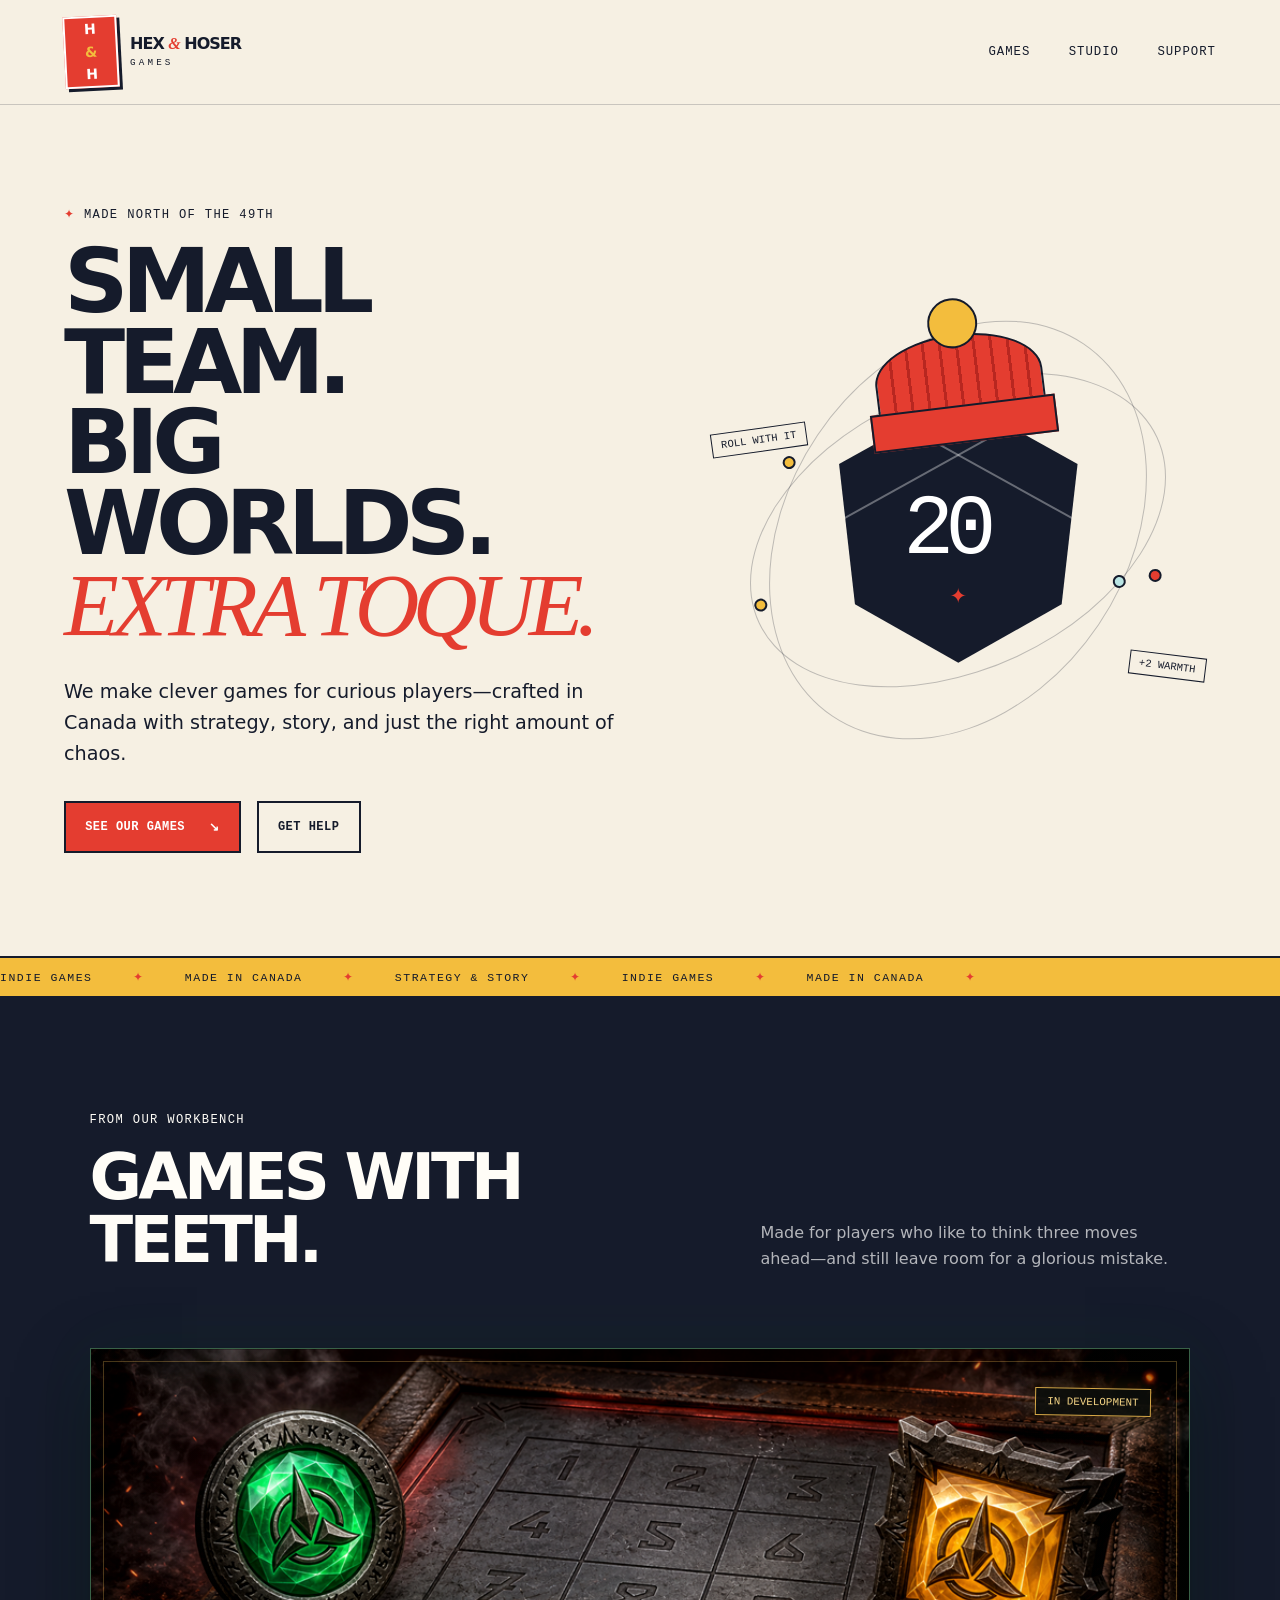
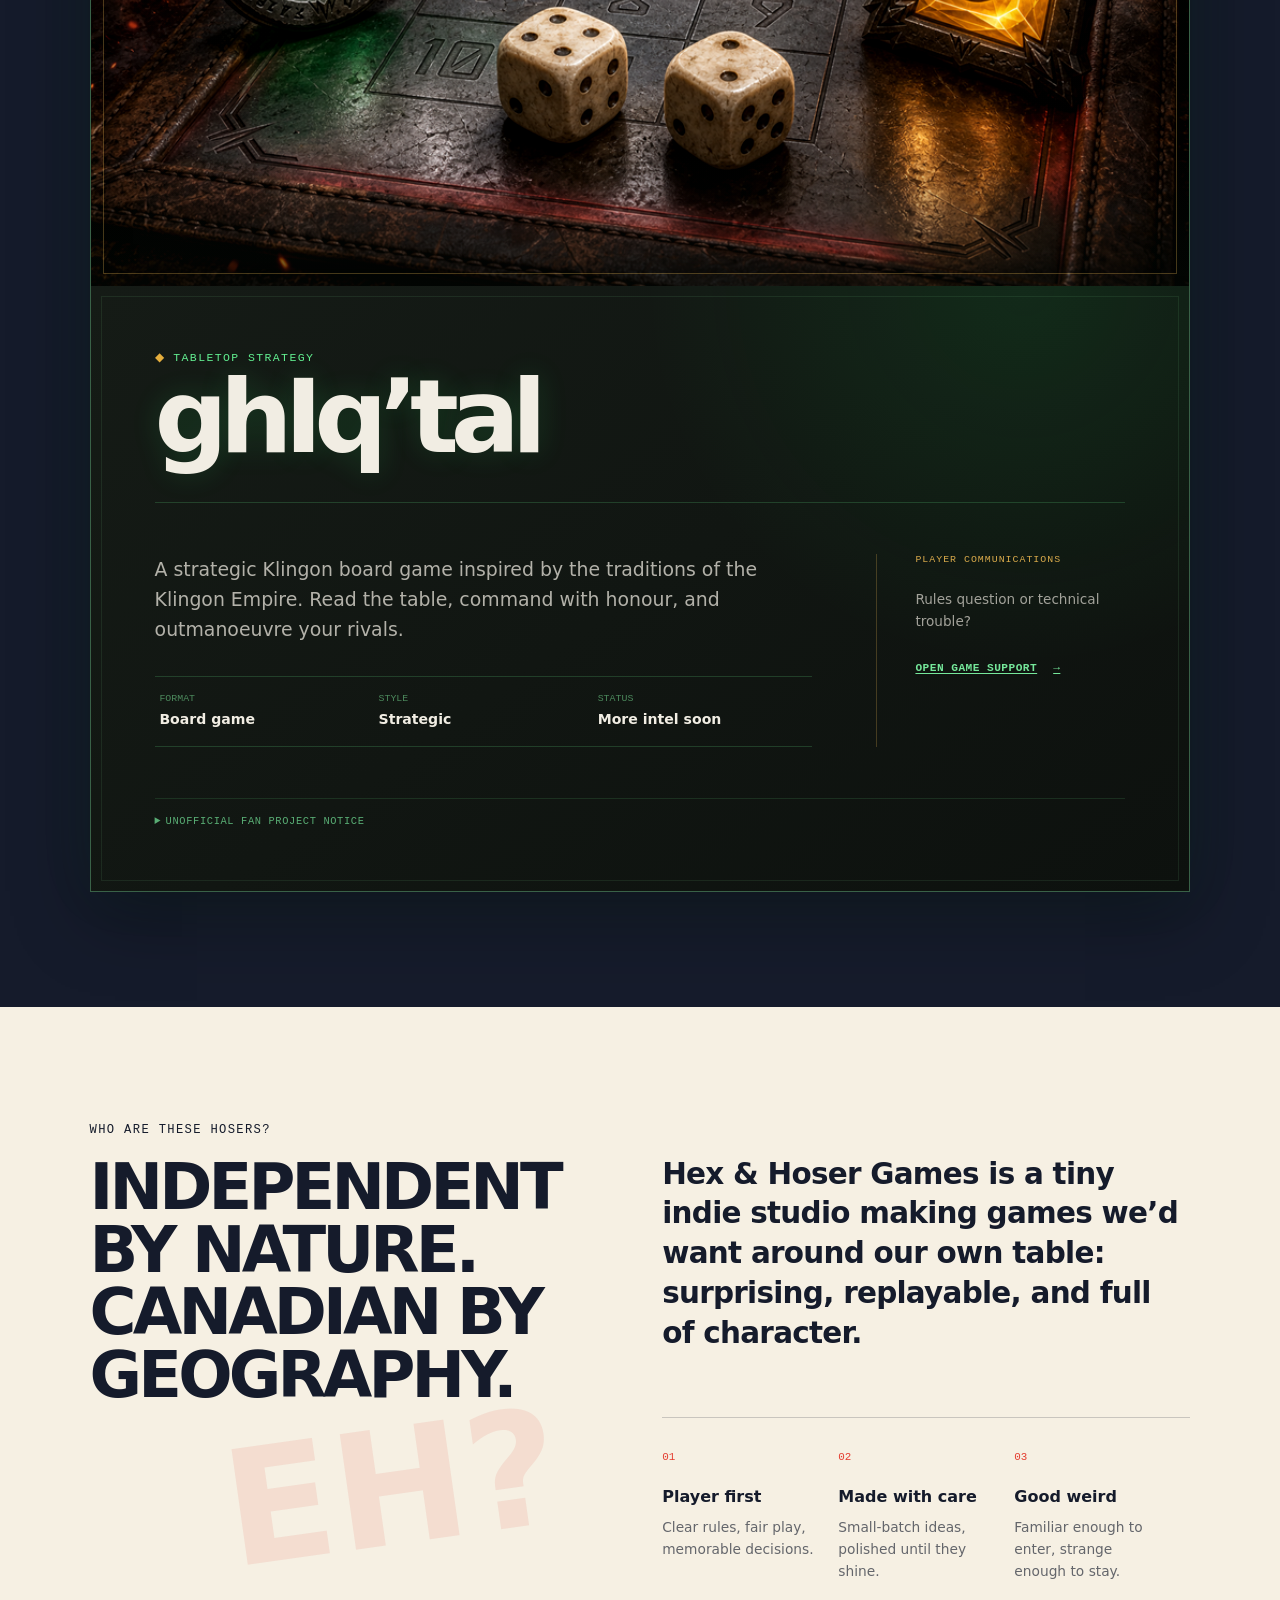
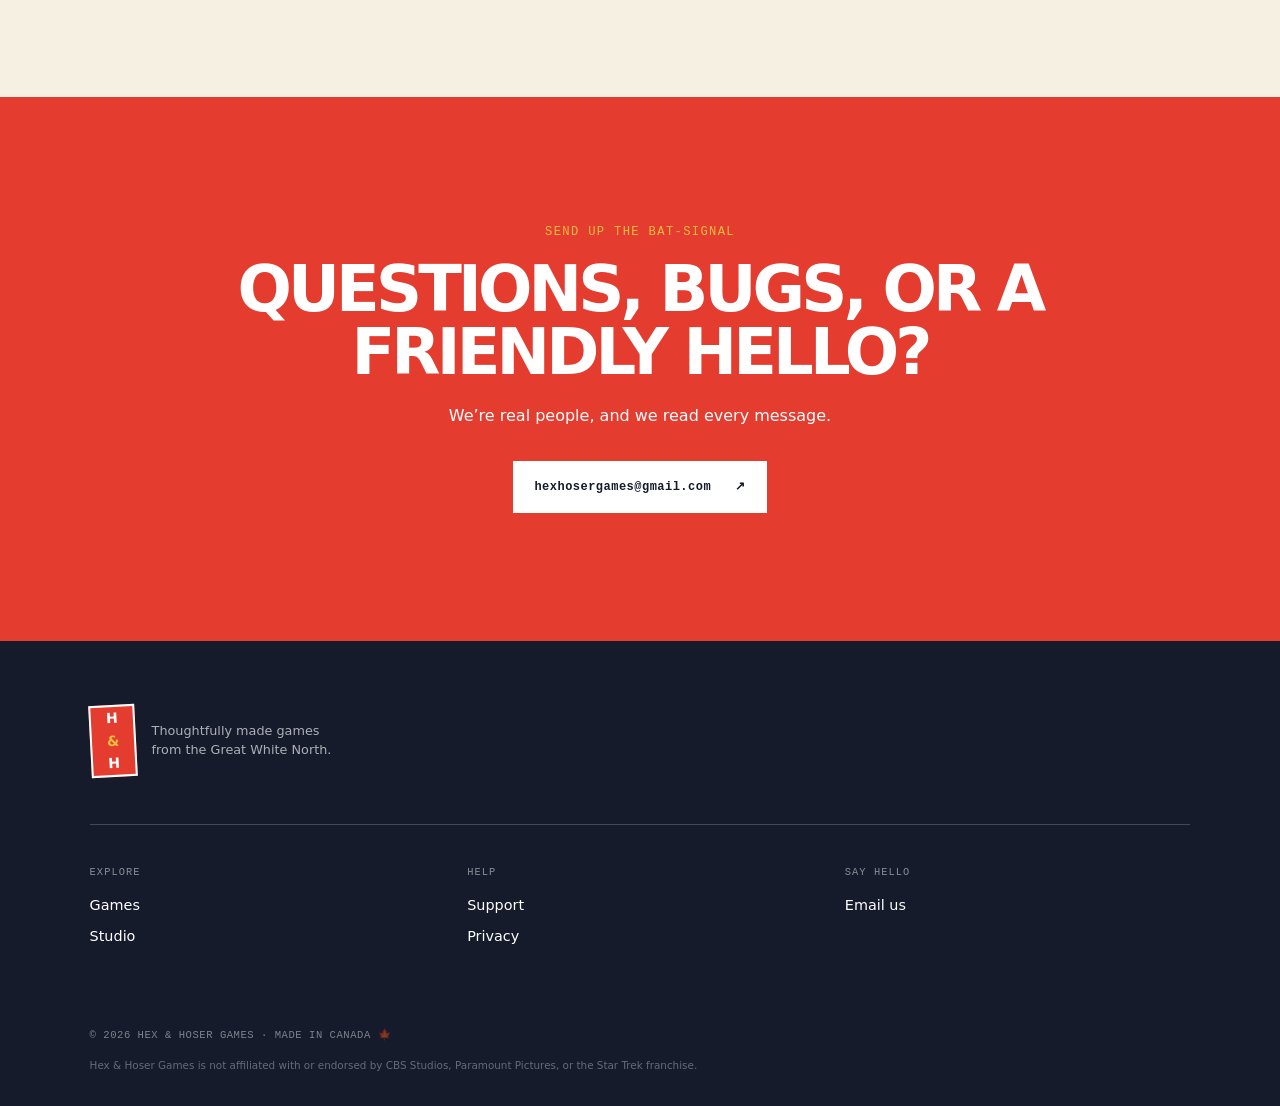
<file: index.html>
<!doctype html>
<html lang="en-CA">
<head>
  <meta charset="utf-8">
  <meta name="google-site-verification" content="P1Jz5OwdOdp8ERzPGpXttj1EBIGD-5OSaGfbAFLnrVs" />
  <meta name="viewport" content="width=device-width, initial-scale=1">
  <meta name="description" content="Hex & Hoser Games is a proudly Canadian indie studio making thoughtful games with sharp edges and warm hearts.">
  <meta name="theme-color" content="#151b2b">
  <meta property="og:title" content="Hex & Hoser Games">
  <meta property="og:description" content="Small team. Big worlds. Extra toque.">
  <meta property="og:type" content="website">
  <title>Hex & Hoser Games | Canadian Indie Game Studio</title>
  <link rel="icon" href="assets/favicon.svg" type="image/svg+xml">
  <link rel="stylesheet" href="styles.css">
</head>
<body>
  <a class="skip-link" href="#main">Skip to content</a>
  <header class="site-header">
    <a class="brand" href="index.html" aria-label="Hex & Hoser Games home">
      <span class="brand-mark" aria-hidden="true">H<span>&</span>H</span>
      <span class="brand-name">Hex <i>&</i> Hoser <small>Games</small></span>
    </a>
    <nav class="site-nav" aria-label="Main navigation">
      <a href="#games">Games</a>
      <a href="#studio">Studio</a>
      <a href="support.html">Support</a>
    </nav>
  </header>

  <main id="main">
    <section class="hero">
      <div class="hero-copy">
        <p class="eyebrow"><span aria-hidden="true">✦</span> Made north of the 49th</p>
        <h1>Small team.<br>Big worlds.<br><em>Extra toque.</em></h1>
        <p class="hero-lede">We make clever games for curious players—crafted in Canada with strategy, story, and just the right amount of chaos.</p>
        <div class="button-row">
          <a class="button button-primary" href="#games">See our games <span aria-hidden="true">↘</span></a>
          <a class="button button-quiet" href="support.html">Get help</a>
        </div>
      </div>
      <div class="hero-art" aria-label="A twenty-sided die wearing a Canadian toque" role="img">
        <div class="orbit orbit-one"></div><div class="orbit orbit-two"></div>
        <div class="toque"><span class="pom"></span><span class="knit"></span><span class="brim"></span></div>
        <div class="die"><span class="die-number">20</span><span class="maple">✦</span></div>
        <span class="art-note note-one">ROLL WITH IT</span><span class="art-note note-two">+2 WARMTH</span>
      </div>
    </section>

    <div class="ticker" aria-hidden="true"><div>INDIE GAMES <span>✦</span> MADE IN CANADA <span>✦</span> STRATEGY &amp; STORY <span>✦</span> INDIE GAMES <span>✦</span> MADE IN CANADA <span>✦</span></div></div>

    <section class="section games-section" id="games">
      <div class="section-heading">
        <div><p class="eyebrow">From our workbench</p><h2>Games with teeth.</h2></div>
        <p>Made for players who like to think three moves ahead—and still leave room for a glorious mistake.</p>
      </div>
      <article class="game-card">
        <div class="game-art">
          <img class="game-feature" src="assets/ghiqtal-feature.png" alt="The ghIq’tal board with carved number spaces, two dice, and glowing green and amber Klingon pieces" width="1024" height="500">
          <span class="game-stamp">IN DEVELOPMENT</span>
        </div>
        <div class="game-copy">
          <header class="game-title">
            <p class="game-kicker"><span aria-hidden="true">◆</span> Tabletop strategy</p>
            <h3>ghIq’tal</h3>
          </header>
          <div class="game-information">
            <div class="game-overview">
              <p>A strategic Klingon board game inspired by the traditions of the Klingon Empire. Read the table, command with honour, and outmanoeuvre your rivals.</p>
              <dl class="game-facts"><div><dt>Format</dt><dd>Board game</dd></div><div><dt>Style</dt><dd>Strategic</dd></div><div><dt>Status</dt><dd>More intel soon</dd></div></dl>
            </div>
            <aside class="game-help">
              <p class="game-help-label">Player communications</p>
              <p>Rules question or technical trouble?</p>
              <a class="game-support-link" href="support.html">Open game support <span aria-hidden="true">→</span></a>
            </aside>
          </div>
          <details class="fan-notice">
            <summary>Unofficial fan project notice</summary>
            <p><em>ghIq’tal</em> is a free, non-commercial work made by a fan for recreational use. It is not endorsed by, sponsored by, or affiliated with CBS Studios, Paramount Pictures, or the Star Trek franchise. Star Trek, Klingon, and all related marks, characters, and elements belong to their respective owners. No ownership is claimed; any use is intended as fair use where applicable.</p>
          </details>
        </div>
      </article>
    </section>

    <section class="section studio-section" id="studio">
      <div class="studio-intro"><p class="eyebrow">Who are these hosers?</p><h2>Independent by nature. Canadian by geography.</h2></div>
      <div class="studio-body">
        <p class="big-copy">Hex &amp; Hoser Games is a tiny indie studio making games we’d want around our own table: surprising, replayable, and full of character.</p>
        <div class="values-grid">
          <div><span>01</span><h3>Player first</h3><p>Clear rules, fair play, memorable decisions.</p></div>
          <div><span>02</span><h3>Made with care</h3><p>Small-batch ideas, polished until they shine.</p></div>
          <div><span>03</span><h3>Good weird</h3><p>Familiar enough to enter, strange enough to stay.</p></div>
        </div>
      </div>
    </section>

    <section class="contact-banner">
      <p class="eyebrow">Send up the bat-signal</p><h2>Questions, bugs, or a friendly hello?</h2><p>We’re real people, and we read every message.</p>
      <a class="button button-light" href="mailto:hexhosergames@gmail.com">hexhosergames@gmail.com <span aria-hidden="true">↗</span></a>
    </section>
  </main>

  <footer class="site-footer">
    <div class="footer-brand"><span class="brand-mark small" aria-hidden="true">H<span>&</span>H</span><p>Thoughtfully made games<br>from the Great White North.</p></div>
    <div class="footer-links">
      <div><h2>Explore</h2><a href="#games">Games</a><a href="#studio">Studio</a></div>
      <div><h2>Help</h2><a href="support.html">Support</a><a href="privacy-policy.html">Privacy</a></div>
      <div><h2>Say hello</h2><a href="mailto:hexhosergames@gmail.com">Email us</a></div>
    </div>
    <p class="copyright">© <span id="year">2026</span> Hex &amp; Hoser Games <span aria-hidden="true">·</span> Made in Canada 🍁</p>
    <p class="footer-disclaimer">Hex &amp; Hoser Games is not affiliated with or endorsed by CBS Studios, Paramount Pictures, or the Star Trek franchise.</p>
  </footer>
  <script>document.getElementById('year').textContent = new Date().getFullYear();</script>
</body>
</html>
</file>
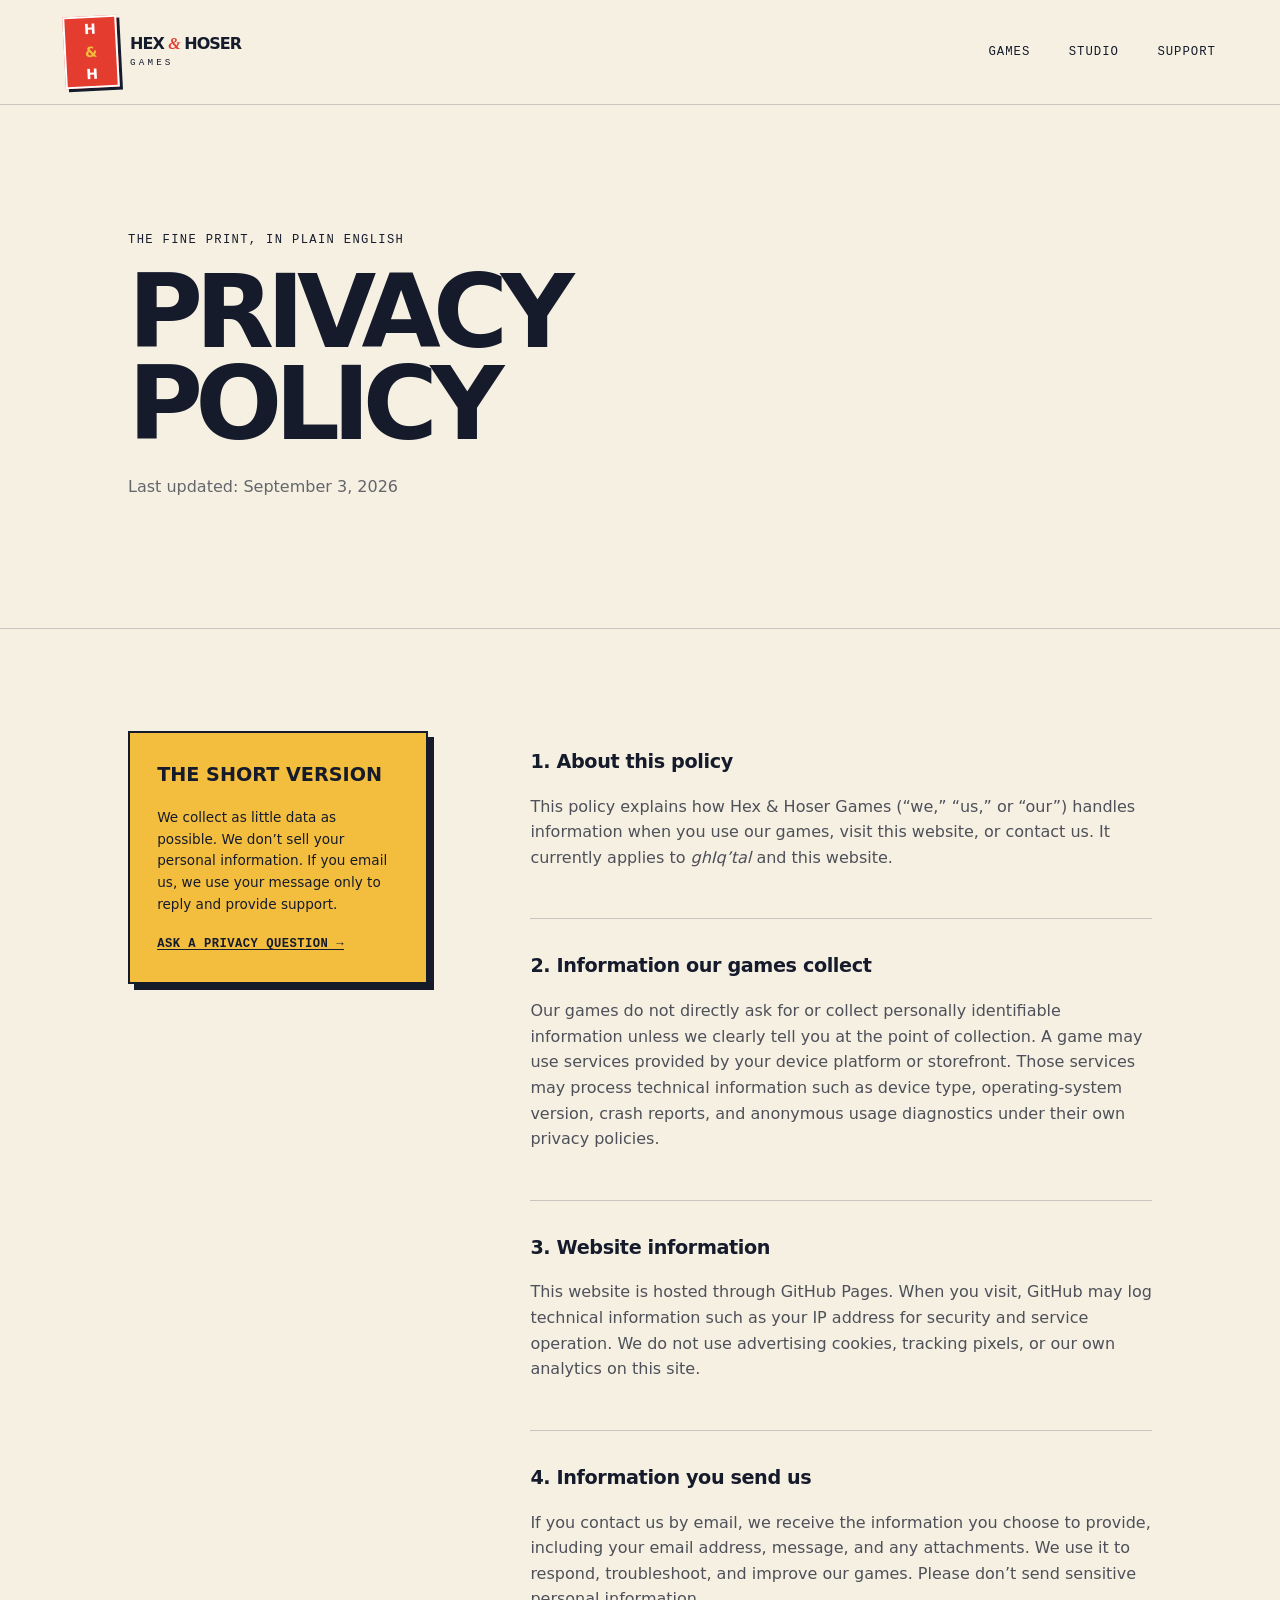
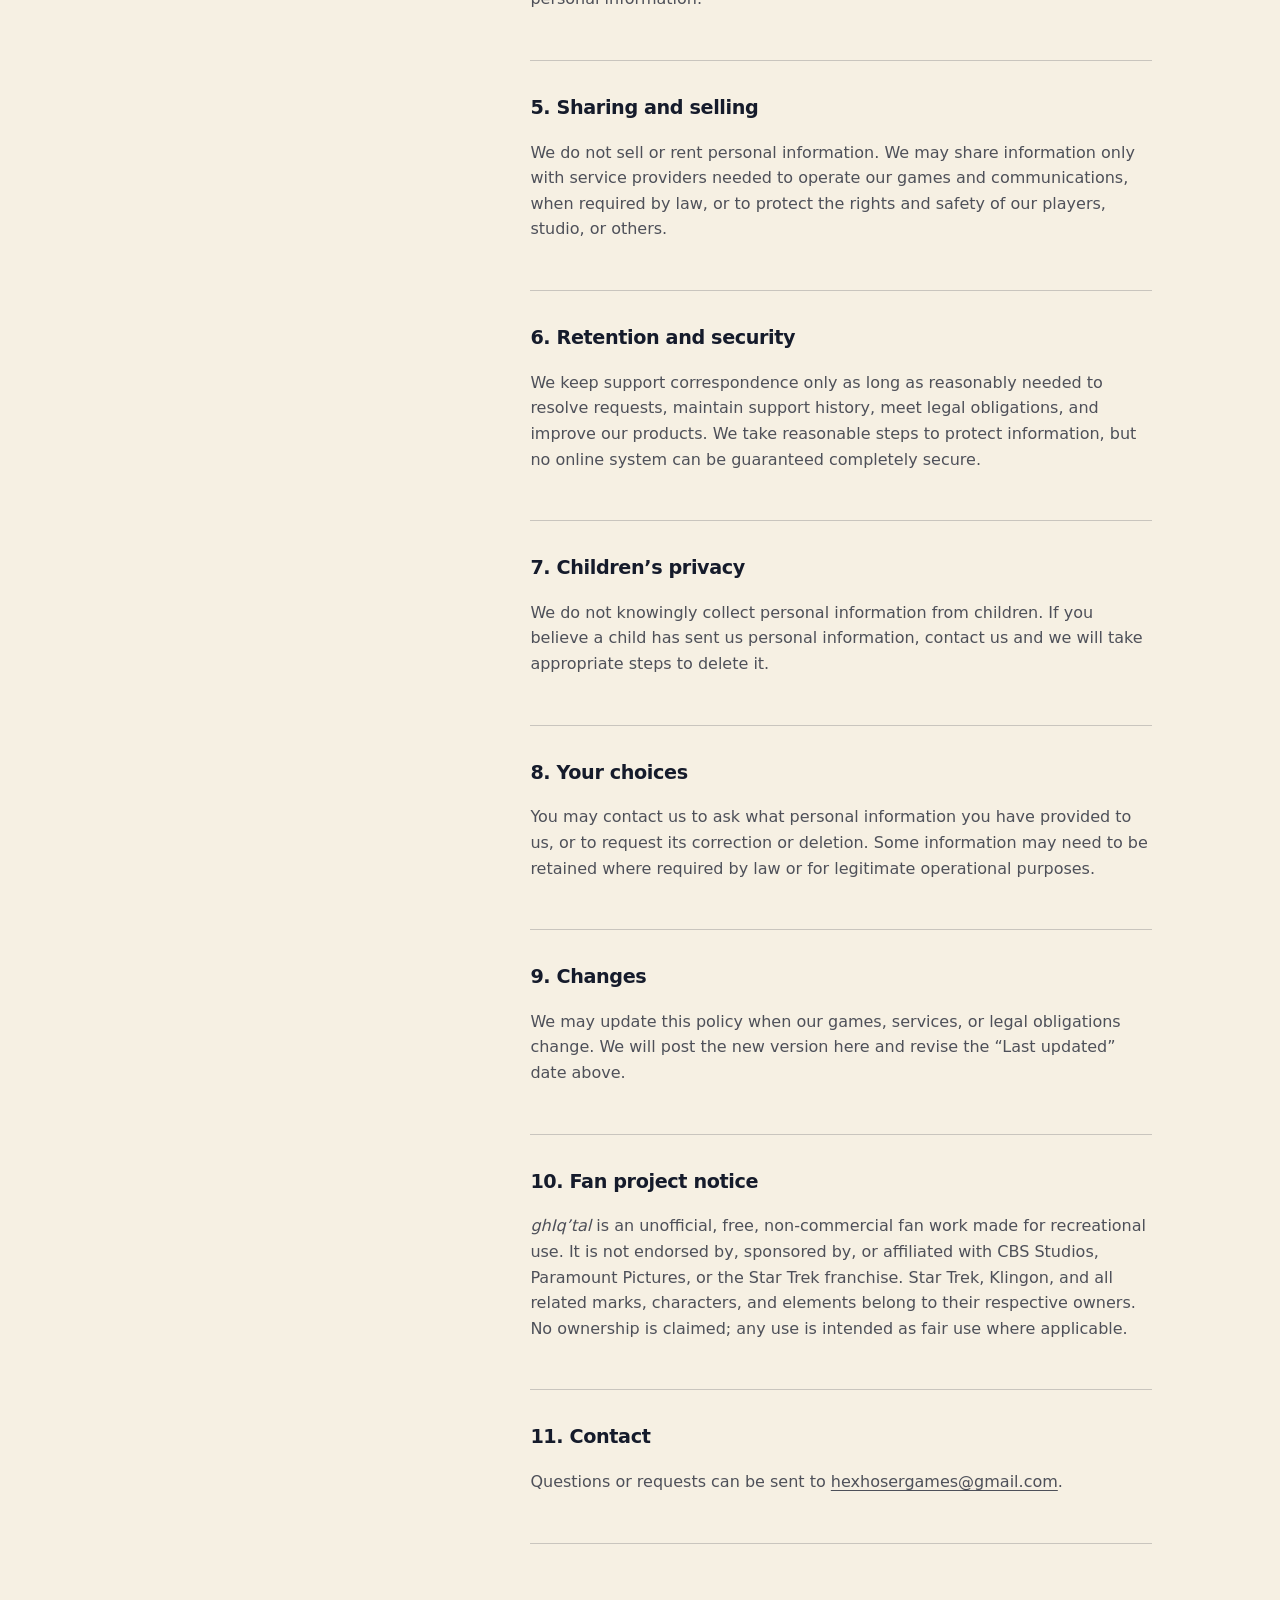
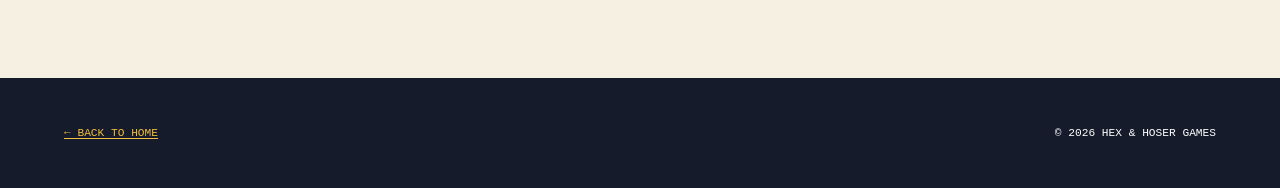
<file: privacy-policy.html>
<!doctype html>
<html lang="en-CA">
<head>
  <meta charset="utf-8"><meta name="viewport" content="width=device-width, initial-scale=1">
  <meta name="description" content="Privacy policy for Hex & Hoser Games and ghIq’tal."><meta name="theme-color" content="#151b2b">
  <title>Privacy Policy | Hex & Hoser Games</title><link rel="icon" href="assets/favicon.svg" type="image/svg+xml"><link rel="stylesheet" href="styles.css">
</head>
<body>
  <a class="skip-link" href="#main">Skip to content</a>
  <header class="site-header"><a class="brand" href="index.html" aria-label="Hex & Hoser Games home"><span class="brand-mark" aria-hidden="true">H<span>&</span>H</span><span class="brand-name">Hex <i>&</i> Hoser <small>Games</small></span></a><nav class="site-nav" aria-label="Main navigation"><a href="index.html#games">Games</a><a href="index.html#studio">Studio</a><a href="support.html">Support</a></nav></header>
  <main id="main" class="legal-page">
    <header class="page-hero"><p class="eyebrow">The fine print, in plain English</p><h1>Privacy policy</h1><p>Last updated: September 3, 2026</p></header>
    <div class="legal-layout">
      <aside class="legal-summary"><h2>The short version</h2><p>We collect as little data as possible. We don’t sell your personal information. If you email us, we use your message only to reply and provide support.</p><a class="text-link" href="mailto:hexhosergames@gmail.com?subject=Privacy%20question">Ask a privacy question →</a></aside>
      <article class="legal-content">
        <section><h2>1. About this policy</h2><p>This policy explains how Hex &amp; Hoser Games (“we,” “us,” or “our”) handles information when you use our games, visit this website, or contact us. It currently applies to <em>ghIq’tal</em> and this website.</p></section>
        <section><h2>2. Information our games collect</h2><p>Our games do not directly ask for or collect personally identifiable information unless we clearly tell you at the point of collection. A game may use services provided by your device platform or storefront. Those services may process technical information such as device type, operating-system version, crash reports, and anonymous usage diagnostics under their own privacy policies.</p></section>
        <section><h2>3. Website information</h2><p>This website is hosted through GitHub Pages. When you visit, GitHub may log technical information such as your IP address for security and service operation. We do not use advertising cookies, tracking pixels, or our own analytics on this site.</p></section>
        <section><h2>4. Information you send us</h2><p>If you contact us by email, we receive the information you choose to provide, including your email address, message, and any attachments. We use it to respond, troubleshoot, and improve our games. Please don’t send sensitive personal information.</p></section>
        <section><h2>5. Sharing and selling</h2><p>We do not sell or rent personal information. We may share information only with service providers needed to operate our games and communications, when required by law, or to protect the rights and safety of our players, studio, or others.</p></section>
        <section><h2>6. Retention and security</h2><p>We keep support correspondence only as long as reasonably needed to resolve requests, maintain support history, meet legal obligations, and improve our products. We take reasonable steps to protect information, but no online system can be guaranteed completely secure.</p></section>
        <section><h2>7. Children’s privacy</h2><p>We do not knowingly collect personal information from children. If you believe a child has sent us personal information, contact us and we will take appropriate steps to delete it.</p></section>
        <section><h2>8. Your choices</h2><p>You may contact us to ask what personal information you have provided to us, or to request its correction or deletion. Some information may need to be retained where required by law or for legitimate operational purposes.</p></section>
        <section><h2>9. Changes</h2><p>We may update this policy when our games, services, or legal obligations change. We will post the new version here and revise the “Last updated” date above.</p></section>
        <section><h2>10. Fan project notice</h2><p><em>ghIq’tal</em> is an unofficial, free, non-commercial fan work made for recreational use. It is not endorsed by, sponsored by, or affiliated with CBS Studios, Paramount Pictures, or the Star Trek franchise. Star Trek, Klingon, and all related marks, characters, and elements belong to their respective owners. No ownership is claimed; any use is intended as fair use where applicable.</p></section>
        <section><h2>11. Contact</h2><p>Questions or requests can be sent to <a href="mailto:hexhosergames@gmail.com?subject=Privacy%20question">hexhosergames@gmail.com</a>.</p></section>
      </article>
    </div>
  </main>
  <footer class="simple-footer"><a href="index.html">← Back to home</a><span>© 2026 Hex &amp; Hoser Games</span></footer>
</body>
</html>
</file>
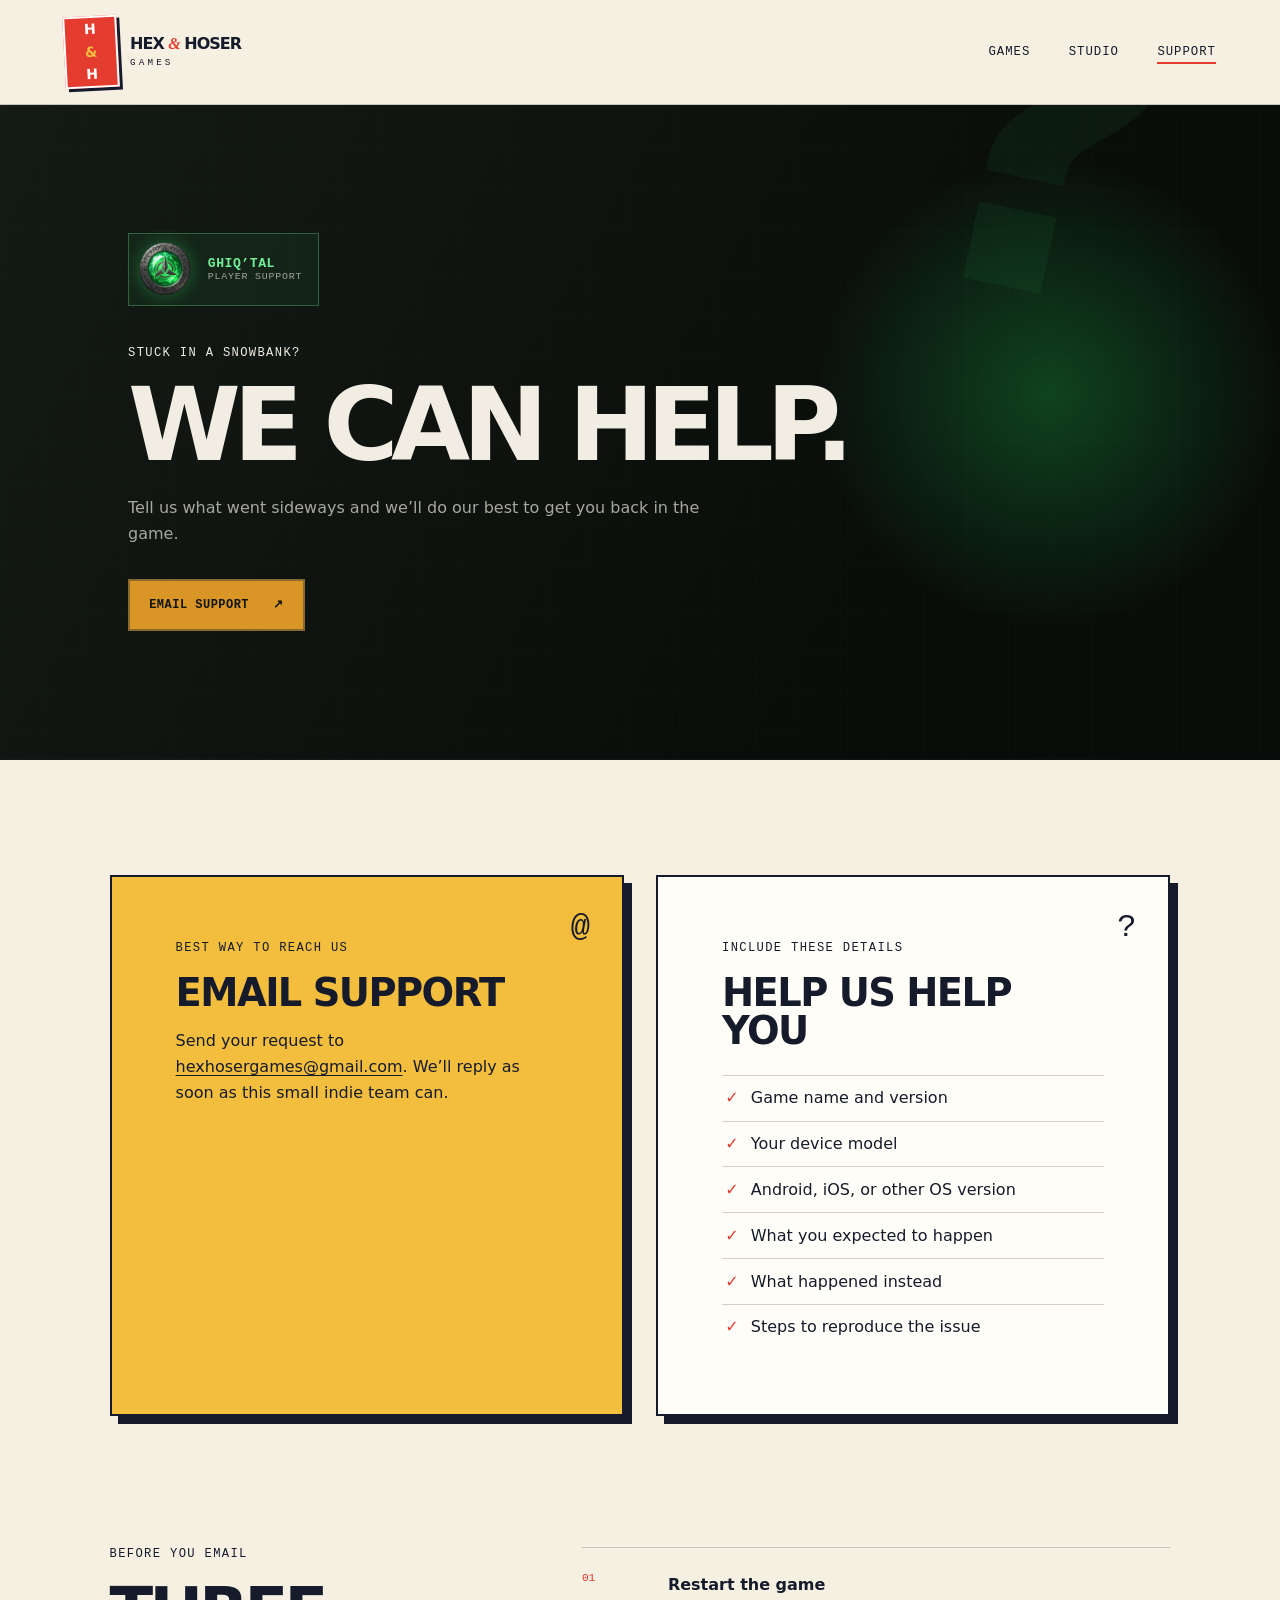
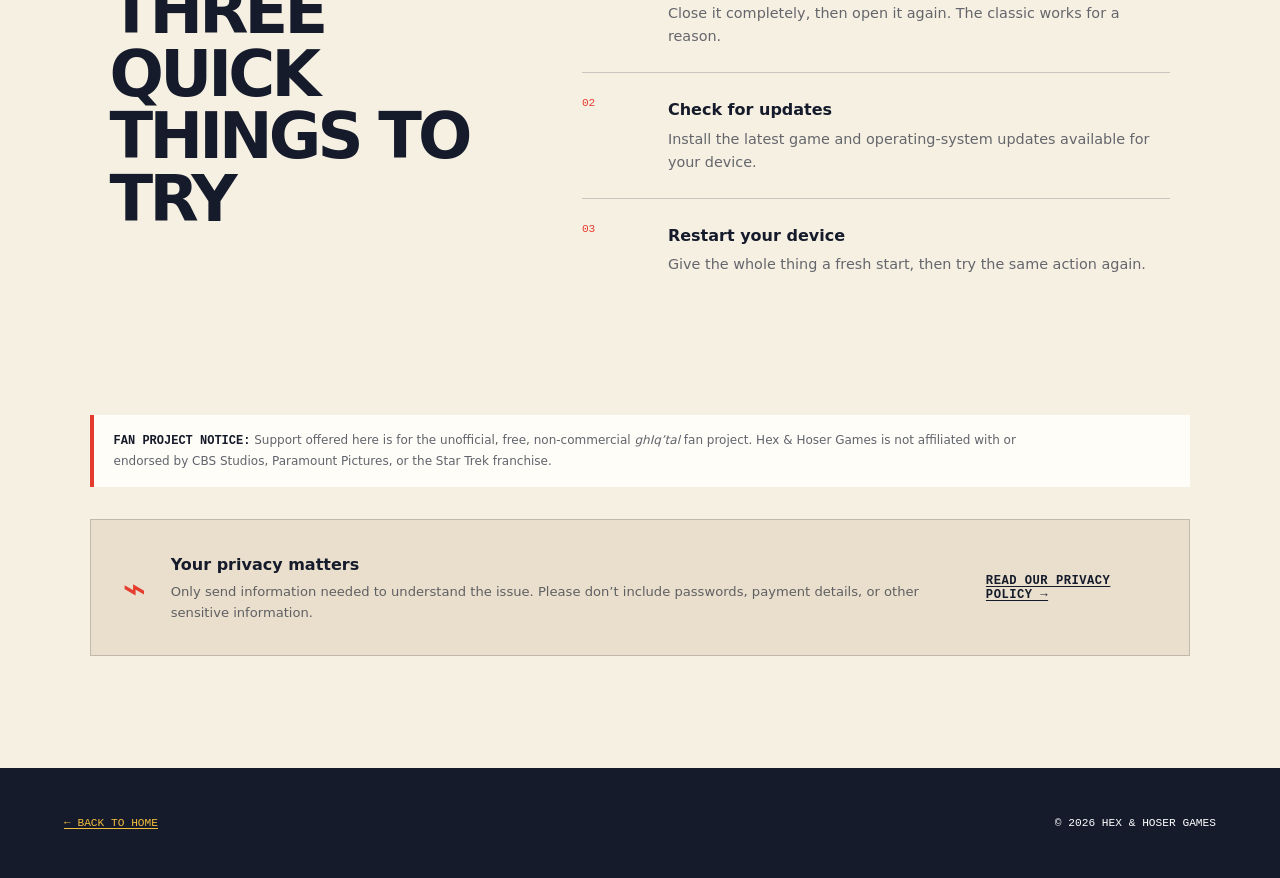
<file: support.html>
<!doctype html>
<html lang="en-CA">
<head>
  <meta charset="utf-8"><meta name="viewport" content="width=device-width, initial-scale=1"><meta name="description" content="Get support for games from Hex & Hoser Games."><meta name="theme-color" content="#151b2b">
  <title>Support | Hex & Hoser Games</title><link rel="icon" href="assets/favicon.svg" type="image/svg+xml"><link rel="stylesheet" href="styles.css">
</head>
<body>
  <a class="skip-link" href="#main">Skip to content</a>
  <header class="site-header"><a class="brand" href="index.html" aria-label="Hex & Hoser Games home"><span class="brand-mark" aria-hidden="true">H<span>&</span>H</span><span class="brand-name">Hex <i>&</i> Hoser <small>Games</small></span></a><nav class="site-nav" aria-label="Main navigation"><a href="index.html#games">Games</a><a href="index.html#studio">Studio</a><a href="support.html" aria-current="page">Support</a></nav></header>
  <main id="main">
    <section class="page-hero support-hero">
      <div class="support-game-mark"><img src="assets/ghiqtal-icon.png" alt="" width="512" height="512"><span><strong>ghIq’tal</strong> player support</span></div>
      <p class="eyebrow">Stuck in a snowbank?</p><h1>We can help.</h1><p>Tell us what went sideways and we’ll do our best to get you back in the game.</p><a class="button button-primary" href="mailto:hexhosergames@gmail.com?subject=ghIq%27tal%20support%20request">Email support <span aria-hidden="true">↗</span></a>
    </section>
    <section class="support-grid section">
      <article class="support-card featured"><span class="card-icon" aria-hidden="true">@</span><p class="eyebrow">Best way to reach us</p><h2>Email support</h2><p>Send your request to <a href="mailto:hexhosergames@gmail.com?subject=ghIq%27tal%20support%20request">hexhosergames@gmail.com</a>. We’ll reply as soon as this small indie team can.</p></article>
      <article class="support-card"><span class="card-icon" aria-hidden="true">?</span><p class="eyebrow">Include these details</p><h2>Help us help you</h2><ul class="check-list"><li>Game name and version</li><li>Your device model</li><li>Android, iOS, or other OS version</li><li>What you expected to happen</li><li>What happened instead</li><li>Steps to reproduce the issue</li></ul></article>
    </section>
    <section class="before-email section"><div><p class="eyebrow">Before you email</p><h2>Three quick things to try</h2></div><ol class="steps"><li><span>01</span><div><h3>Restart the game</h3><p>Close it completely, then open it again. The classic works for a reason.</p></div></li><li><span>02</span><div><h3>Check for updates</h3><p>Install the latest game and operating-system updates available for your device.</p></div></li><li><span>03</span><div><h3>Restart your device</h3><p>Give the whole thing a fresh start, then try the same action again.</p></div></li></ol></section>
    <section class="fan-project-note"><p><strong>Fan project notice:</strong> Support offered here is for the unofficial, free, non-commercial <em>ghIq’tal</em> fan project. Hex &amp; Hoser Games is not affiliated with or endorsed by CBS Studios, Paramount Pictures, or the Star Trek franchise.</p></section>
    <section class="privacy-note"><div><span aria-hidden="true">⌁</span><div><h2>Your privacy matters</h2><p>Only send information needed to understand the issue. Please don’t include passwords, payment details, or other sensitive information.</p></div></div><a class="text-link" href="privacy-policy.html">Read our privacy policy →</a></section>
  </main>
  <footer class="simple-footer"><a href="index.html">← Back to home</a><span>© 2026 Hex &amp; Hoser Games</span></footer>
</body>
</html>
</file>
<file: styles.css>
:root {
  --ink: #151b2b; --paper: #f6f0e3; --paper-deep: #e9dfcc; --red: #e43d30;
  --red-dark: #b82720; --ice: #b9e4e3; --yellow: #f3bd3d; --white: #fffdf7;
  --line: rgba(21, 27, 43, .2); --mono: "SFMono-Regular", Consolas, "Liberation Mono", monospace;
  --sans: "Arial Narrow", "Aptos Narrow", system-ui, sans-serif; --shadow: 8px 8px 0 var(--ink);
}
* { box-sizing: border-box; }
html { scroll-behavior: smooth; }
body { margin: 0; color: var(--ink); background: var(--paper); font-family: var(--sans); line-height: 1.6; }
a { color: inherit; text-underline-offset: .2em; }
a:focus-visible { outline: 3px solid var(--yellow); outline-offset: 4px; }
.skip-link { position: fixed; z-index: 99; top: 1rem; left: 1rem; padding: .7rem 1rem; background: var(--ink); color: white; transform: translateY(-200%); }
.skip-link:focus { transform: none; }

.site-header { position: relative; z-index: 10; max-width: 1440px; margin: auto; min-height: 96px; padding: 1rem clamp(1.25rem, 5vw, 5rem); display: flex; align-items: center; justify-content: space-between; border-bottom: 1px solid var(--line); }
.brand { display: inline-flex; gap: .75rem; align-items: center; color: inherit; text-decoration: none; }
.brand-mark { display: grid; place-items: center; width: 54px; aspect-ratio: 1; border: 2px solid; background: var(--red); color: white; font-size: .88rem; font-weight: 800; transform: rotate(-3deg); box-shadow: 3px 3px 0 var(--ink); }
.brand-mark span { color: var(--yellow); padding: 0 .05rem; }
.brand-mark.small { width: 46px; box-shadow: none; }
.brand-name { display: grid; grid-template-columns: auto auto auto; align-items: center; gap: .28rem; font-weight: 800; line-height: 1; text-transform: uppercase; letter-spacing: -.06em; }
.brand-name i { color: var(--red); font-family: Georgia, serif; }
.brand-name small { grid-column: 1 / -1; letter-spacing: .34em; font: 500 .58rem var(--mono); }
.site-nav { display: flex; align-items: center; gap: clamp(1.2rem, 3vw, 3rem); font: 500 .77rem var(--mono); text-transform: uppercase; letter-spacing: .08em; }
.site-nav a { position: relative; text-decoration: none; }
.site-nav a::after { content: ""; position: absolute; left: 0; bottom: -.35rem; width: 100%; height: 2px; background: var(--red); transform: scaleX(0); transform-origin: right; transition: transform .2s; }
.site-nav a:hover::after, .site-nav a[aria-current="page"]::after { transform: scaleX(1); transform-origin: left; }

.hero { min-height: 710px; max-width: 1440px; margin: auto; padding: clamp(4rem, 8vw, 8rem) clamp(1.25rem, 5vw, 5rem); display: grid; grid-template-columns: 1fr .9fr; align-items: center; gap: 5vw; overflow: hidden; }
.eyebrow { margin: 0 0 1.2rem; font: 500 .76rem var(--mono); letter-spacing: .11em; text-transform: uppercase; }
.eyebrow span { color: var(--red); }
.hero h1, .page-hero h1 { margin: 0; max-width: 760px; font-size: clamp(3.6rem, 7vw, 7.6rem); line-height: .9; letter-spacing: -.075em; text-transform: uppercase; }
.hero h1 em { color: var(--red); font-family: Georgia, serif; font-weight: 400; }
.hero-lede { max-width: 640px; margin: 2rem 0; font-size: clamp(1.05rem, 1.5vw, 1.3rem); }
.button-row { display: flex; flex-wrap: wrap; gap: 1rem; }
.button { display: inline-flex; align-items: center; justify-content: center; gap: 1.5rem; min-height: 52px; padding: .85rem 1.2rem; border: 2px solid var(--ink); font: 600 .75rem var(--mono); letter-spacing: .04em; text-transform: uppercase; text-decoration: none; transition: transform .15s, box-shadow .15s, background .15s; }
.button:hover { transform: translate(-2px, -2px); box-shadow: 4px 4px 0 var(--ink); }
.button-primary { background: var(--red); color: white; }.button-quiet { background: transparent; }
.button-light { border-color: white; background: white; color: var(--ink); }.button-light:hover { box-shadow: 4px 4px 0 var(--yellow); }

.hero-art { position: relative; min-height: 510px; display: grid; place-items: center; }
.orbit { position: absolute; border: 1px solid rgba(21,27,43,.25); border-radius: 50%; }
.orbit::before, .orbit::after { content: ""; position: absolute; width: 9px; aspect-ratio: 1; border: 2px solid var(--ink); background: var(--yellow); border-radius: 50%; }
.orbit-one { width: 440px; height: 280px; transform: rotate(-25deg); }.orbit-one::before { left: 20%; top: 0; }.orbit-one::after { right: 12%; bottom: 3%; background: var(--red); }
.orbit-two { width: 340px; height: 450px; transform: rotate(34deg); }.orbit-two::before { right: 0; top: 38%; background: var(--ice); }.orbit-two::after { left: 12%; bottom: 10%; }
.die { position: relative; width: 265px; aspect-ratio: 1; display: grid; place-items: center; color: white; background: var(--ink); clip-path: polygon(50% 0, 95% 25%, 89% 78%, 50% 100%, 11% 78%, 5% 25%); filter: drop-shadow(12px 15px 0 var(--red)); }
.die::before, .die::after { content: ""; position: absolute; inset: 25% 5% 22%; border-top: 2px solid rgba(255,255,255,.35); transform: rotate(29deg); }.die::after { transform: rotate(-29deg); }
.die-number { font: 500 5.3rem var(--mono); letter-spacing: -.1em; transform: translateX(-.15em); }.maple { position: absolute; bottom: 3.1rem; color: var(--red); font-size: 1.3rem; }
.toque { position: absolute; z-index: 2; top: 23px; left: calc(50% - 84px); width: 168px; height: 145px; transform: rotate(-7deg); }
.pom { position: absolute; z-index: 2; left: 59px; width: 50px; aspect-ratio: 1; border-radius: 50%; background: var(--yellow); border: 2px solid var(--ink); }
.knit { position: absolute; top: 36px; width: 100%; height: 86px; border: 2px solid var(--ink); background: repeating-linear-gradient(90deg,var(--red) 0 14px,var(--red-dark) 14px 17px); border-radius: 60% 60% 4px 4px; }
.brim { position: absolute; z-index: 3; bottom: 0; left: -9px; width: 186px; height: 38px; border: 2px solid var(--ink); background: var(--red); }
.art-note { position: absolute; padding: .3rem .55rem; border: 1px solid var(--ink); background: var(--paper); font: 500 .66rem var(--mono); }.note-one { left: 2%; top: 30%; transform: rotate(-8deg); }.note-two { right: 2%; bottom: 21%; transform: rotate(7deg); }

.ticker { overflow: hidden; padding: .75rem 0; border-block: 2px solid var(--ink); background: var(--yellow); font: 500 .72rem var(--mono); letter-spacing: .13em; white-space: nowrap; }.ticker div { min-width: max-content; animation: ticker 22s linear infinite; }.ticker span { padding: 0 2rem; color: var(--red); } @keyframes ticker { to { transform: translateX(-50%); } }
.section { padding: clamp(5rem, 9vw, 9rem) clamp(1.25rem, 7vw, 7rem); }
.games-section { background: var(--ink); color: var(--white); }
.section-heading { max-width: 1220px; margin: 0 auto clamp(3rem, 6vw, 5rem); display: flex; justify-content: space-between; align-items: end; gap: 2rem; }
.section-heading h2, .studio-intro h2, .contact-banner h2, .before-email h2 { margin: 0; font-size: clamp(2.5rem, 5vw, 5rem); line-height: .98; letter-spacing: -.06em; text-transform: uppercase; }
.section-heading > p { max-width: 430px; margin: 0; color: rgba(255,255,255,.68); }
.game-card { max-width: 1220px; margin: auto; overflow: hidden; border: 1px solid #396147; background: #101511; box-shadow: 0 24px 70px rgba(0,0,0,.34), 0 0 60px rgba(40,230,103,.05); }
.game-art { position: relative; overflow: hidden; aspect-ratio: 1024 / 500; background: #090b09; isolation: isolate; }.game-art::before { content: ""; position: absolute; z-index: 2; inset: 12px; border: 1px solid rgba(211,167,75,.32); box-shadow: inset 0 0 24px rgba(0,0,0,.7); pointer-events: none; }.game-art::after { content: ""; position: absolute; z-index: 1; inset: 0; background: linear-gradient(0deg,rgba(3,8,4,.54),transparent 25%),linear-gradient(90deg,rgba(4,7,4,.12),transparent 18%,transparent 82%,rgba(4,7,4,.15)); pointer-events: none; }
.game-feature { width: 100%; height: 100%; display: block; object-fit: cover; object-position: center; filter: saturate(.96) contrast(1.04); transition: transform .6s ease, filter .6s ease; }.game-card:hover .game-feature { transform: scale(1.012); filter: saturate(1.06) contrast(1.05); }
.game-stamp { position: absolute; z-index: 3; right: clamp(1.5rem,3vw,2.5rem); top: clamp(1.5rem,3vw,2.5rem); padding: .45rem .7rem; border: 1px solid #d7a847; color: #f4d485; background: rgba(12,14,11,.88); box-shadow: 0 0 18px rgba(255,172,36,.16); font: 500 .68rem var(--mono); transform: rotate(1deg); }
.game-copy { position: relative; padding: clamp(2rem, 5vw, 4.5rem); background: radial-gradient(circle at 85% 0,rgba(27,189,78,.12),transparent 34%),linear-gradient(145deg,#151b16,#0d110e); }.game-copy::before { content: ""; position: absolute; inset: 10px; border: 1px solid rgba(88,148,100,.16); pointer-events: none; }
.game-title { position: relative; padding-bottom: clamp(1.5rem,3vw,2.5rem); border-bottom: 1px solid rgba(92,207,124,.22); }.game-kicker { margin: 0 0 .45rem; color: #62ee90; font: .72rem var(--mono); text-transform: uppercase; letter-spacing: .12em; }.game-kicker span { color: #e5ae3d; }.game-title h3 { margin: 0; color: #f1ede3; font-size: clamp(3.5rem, 8vw, 7rem); line-height: .9; letter-spacing: -.08em; text-shadow: 0 0 30px rgba(52,255,115,.14); }
.game-information { position: relative; display: grid; grid-template-columns: 1.45fr .55fr; gap: clamp(2rem,5vw,5rem); padding: clamp(2rem,4vw,3.5rem) 0; }.game-overview > p { max-width: 690px; margin: 0; color: rgba(241,237,227,.72); font-size: clamp(1rem,1.5vw,1.18rem); }.game-facts { display: grid; grid-template-columns: repeat(3,1fr); margin: 2rem 0 0; border-block: 1px solid rgba(92,207,124,.22); }.game-facts div { padding: 1rem .3rem; }.game-facts dt { color: rgba(123,231,153,.55); font: .62rem var(--mono); text-transform: uppercase; }.game-facts dd { margin: .2rem 0 0; color: #f1ede3; font-size: .88rem; font-weight: 700; }
.game-help { padding-left: clamp(1.5rem,3vw,3rem); border-left: 1px solid rgba(211,167,75,.28); }.game-help-label { margin: 0 0 1.5rem; color: #d9aa4b; font: .62rem var(--mono); letter-spacing: .1em; text-transform: uppercase; }.game-help > p:not(.game-help-label) { color: rgba(241,237,227,.65); font-size: .85rem; }.game-support-link { display: inline-flex; gap: 1rem; margin-top: 1rem; color: #75e79a; font: 600 .7rem var(--mono); letter-spacing: .04em; text-transform: uppercase; }
.game-copy .fan-notice { position: relative; margin: 0; padding: 1rem 0 0; border-top: 1px solid rgba(92,207,124,.15); color: rgba(241,237,227,.5); font-size: .7rem; line-height: 1.55; }.fan-notice summary { width: max-content; cursor: pointer; color: rgba(117,231,154,.72); font: 500 .65rem var(--mono); letter-spacing: .06em; text-transform: uppercase; }.fan-notice summary:hover { color: #75e79a; }.fan-notice p { max-width: 900px; margin: 1rem 0 0; }
.text-link { font: 600 .76rem var(--mono); text-transform: uppercase; letter-spacing: .04em; text-decoration-thickness: 1px; }

.studio-section { max-width: 1440px; margin: auto; display: grid; grid-template-columns: .8fr 1.2fr; gap: clamp(3rem, 8vw, 8rem); }.studio-intro { position: relative; }.studio-intro::after { content: "EH?"; position: absolute; right: 0; bottom: 0; color: rgba(228,61,48,.1); font: 800 10rem var(--sans); transform: rotate(-8deg); }.studio-body { padding-top: 2rem; }
.big-copy { margin: 0 0 4rem; font-size: clamp(1.4rem, 2.3vw, 2.15rem); line-height: 1.35; font-weight: 600; letter-spacing: -.025em; }.values-grid { display: grid; grid-template-columns: repeat(3,1fr); border-top: 1px solid var(--line); }.values-grid > div { padding: 1.5rem 1.5rem 0 0; }.values-grid span { font: .68rem var(--mono); color: var(--red); }.values-grid h3 { margin: 1rem 0 .4rem; font-size: 1rem; }.values-grid p { margin: 0; font-size: .86rem; color: rgba(21,27,43,.65); }
.contact-banner { padding: clamp(5rem, 10vw, 9rem) 1.25rem; text-align: center; background: var(--red); color: white; }.contact-banner .eyebrow { color: var(--yellow); }.contact-banner h2 { max-width: 900px; margin-inline: auto; }.contact-banner > p:not(.eyebrow) { margin: 1.2rem auto 2rem; }.contact-banner .button { max-width: 100%; text-transform: none; }
.site-footer { padding: 4rem clamp(1.25rem, 7vw, 7rem) 2rem; background: var(--ink); color: white; }.footer-brand { display: flex; align-items: center; gap: 1rem; }.footer-brand p { color: rgba(255,255,255,.65); font-size: .8rem; line-height: 1.5; }
.footer-links { margin: 3rem 0 5rem; display: grid; grid-template-columns: repeat(3, 1fr); gap: 2rem; border-top: 1px solid rgba(255,255,255,.2); padding-top: 2rem; }.footer-links div { display: flex; flex-direction: column; gap: .5rem; }.footer-links h2 { font: 500 .65rem var(--mono); color: rgba(255,255,255,.5); text-transform: uppercase; letter-spacing: .1em; }.footer-links a { width: max-content; text-decoration: none; font-size: .9rem; }.footer-links a:hover { color: var(--yellow); }.copyright { margin: 0; font: .66rem var(--mono); color: rgba(255,255,255,.45); text-transform: uppercase; letter-spacing: .05em; }
.footer-disclaimer { max-width: 760px; margin: 1rem 0 0; color: rgba(255,255,255,.35); font-size: .65rem; }

.page-hero { padding: clamp(5rem, 10vw, 9rem) clamp(1.25rem, 10vw, 10rem); border-bottom: 1px solid var(--line); }.page-hero h1 { font-size: clamp(3.5rem, 8vw, 7rem); }.page-hero > p:last-of-type { max-width: 620px; margin: 1.5rem 0 0; color: rgba(21,27,43,.65); }
.support-hero { position: relative; overflow: hidden; color: #f1ede3; background: radial-gradient(circle at 82% 44%,rgba(34,225,93,.25),transparent 21%),linear-gradient(120deg,#141a15 0%,#090d0a 72%); }.support-hero::before { content: ""; position: absolute; inset: 0; opacity: .13; background-image: linear-gradient(rgba(94,215,128,.15) 1px,transparent 1px),linear-gradient(90deg,rgba(94,215,128,.15) 1px,transparent 1px); background-size: 42px 42px; }.support-hero::after { content: "?"; position: absolute; right: 8%; top: -35%; font: 800 28rem var(--sans); color: rgba(64,255,119,.05); transform: rotate(12deg); }.support-hero > * { position: relative; z-index: 1; }.support-hero > p:last-of-type { color: rgba(241,237,227,.68); }.support-hero .button { margin-top: 2rem; border-color: #8a6931; background: #d99627; color: #11140f; }
.support-game-mark { width: max-content; margin: 0 0 2.5rem; display: flex; align-items: center; gap: 1rem; padding: .55rem 1rem .55rem .55rem; border: 1px solid rgba(99,231,136,.32); background: rgba(37,99,52,.18); }.support-game-mark img { width: 54px; height: 54px; border-radius: 50%; filter: drop-shadow(0 0 8px rgba(41,247,100,.3)); }.support-game-mark span { display: grid; color: rgba(241,237,227,.64); font: .62rem var(--mono); text-transform: uppercase; letter-spacing: .08em; }.support-game-mark strong { color: #72ef98; font-size: .82rem; letter-spacing: .04em; }
.support-grid { max-width: 1240px; margin: auto; display: grid; grid-template-columns: 1fr 1fr; gap: 2rem; }.support-card { position: relative; padding: clamp(2rem, 5vw, 4rem); border: 2px solid var(--ink); background: var(--white); box-shadow: var(--shadow); }.support-card.featured { background: var(--yellow); }.support-card h2 { margin: 0 0 1rem; font-size: clamp(1.8rem, 3vw, 2.7rem); line-height: 1; letter-spacing: -.04em; text-transform: uppercase; }.card-icon { position: absolute; right: 2rem; top: 2rem; font: 500 2rem var(--mono); }
.check-list { padding: 0; margin: 1.5rem 0 0; list-style: none; }.check-list li { position: relative; padding: .6rem 0 .6rem 1.8rem; border-top: 1px solid var(--line); }.check-list li::before { content: "✓"; position: absolute; left: .2rem; color: var(--red); font-weight: 800; }
.before-email { max-width: 1240px; margin: auto; padding-top: 1rem; display: grid; grid-template-columns: .8fr 1.2fr; gap: 5rem; }.steps { padding: 0; margin: 0; list-style: none; }.steps li { display: grid; grid-template-columns: 70px 1fr; gap: 1rem; padding: 1.5rem 0; border-top: 1px solid var(--line); }.steps span { color: var(--red); font: .7rem var(--mono); }.steps h3 { margin: 0 0 .3rem; font-size: 1rem; }.steps p { margin: 0; color: rgba(21,27,43,.65); font-size: .9rem; }
.privacy-note { margin: 0 clamp(1.25rem, 7vw, 7rem) 7rem; padding: 2rem; display: flex; align-items: center; justify-content: space-between; gap: 2rem; border: 1px solid var(--line); background: var(--paper-deep); }.privacy-note > div { display: flex; align-items: center; gap: 1.5rem; }.privacy-note > div > span { color: var(--red); font-size: 2.5rem; }.privacy-note h2 { margin: 0; font-size: 1rem; }.privacy-note p { margin: .25rem 0 0; font-size: .82rem; color: rgba(21,27,43,.65); }
.fan-project-note { margin: 0 clamp(1.25rem, 7vw, 7rem) 2rem; padding: 1rem 1.25rem; border-left: 4px solid var(--red); background: var(--white); }.fan-project-note p { max-width: 950px; margin: 0; color: rgba(21,27,43,.68); font-size: .75rem; }.fan-project-note strong { color: var(--ink); font-family: var(--mono); text-transform: uppercase; }
.legal-page { max-width: 1440px; margin: auto; }.legal-layout { padding: clamp(4rem, 8vw, 8rem) clamp(1.25rem, 10vw, 10rem); display: grid; grid-template-columns: 300px 1fr; gap: clamp(3rem, 8vw, 8rem); align-items: start; }.legal-summary { position: sticky; top: 2rem; padding: 1.7rem; border: 2px solid var(--ink); background: var(--yellow); box-shadow: 6px 6px 0 var(--ink); }.legal-summary h2 { margin-top: 0; font-size: 1.2rem; text-transform: uppercase; }.legal-summary p { font-size: .85rem; }.legal-content { max-width: 760px; }.legal-content section { padding-bottom: 2rem; margin-bottom: 2rem; border-bottom: 1px solid var(--line); }.legal-content h2 { font-size: 1.2rem; letter-spacing: -.02em; }.legal-content p { color: rgba(21,27,43,.75); }
.simple-footer { min-height: 110px; padding: 2rem clamp(1.25rem, 5vw, 5rem); display: flex; align-items: center; justify-content: space-between; gap: 1rem; background: var(--ink); color: white; font: .7rem var(--mono); text-transform: uppercase; }.simple-footer a { color: var(--yellow); }.error-page { min-height: calc(100vh - 110px); display: grid; align-content: center; }

@media (max-width: 850px) {
  .hero { grid-template-columns: 1fr; padding-top: 4.5rem; }.hero-art { min-height: 430px; }.hero h1 { font-size: clamp(3.25rem, 14vw, 6rem); }
  .studio-section, .before-email, .legal-layout { grid-template-columns: 1fr; }.legal-summary { position: static; }.studio-intro::after { display: none; }.game-information { grid-template-columns: 1fr; }.game-help { padding: 1.5rem 0 0; border-top: 1px solid rgba(211,167,75,.28); border-left: 0; }
  .section-heading { align-items: start; flex-direction: column; }.support-grid { grid-template-columns: 1fr; }.before-email { gap: 3rem; }
}
@media (max-width: 600px) {
  .site-header { min-height: 80px; }.brand-mark { width: 46px; }.brand-name { display: none; }.site-nav { gap: 1rem; font-size: .66rem; }
  .hero { min-height: auto; }.hero-art { min-height: 360px; transform: scale(.82); }.orbit-one { width: 400px; }.orbit-two { height: 400px; }
  .game-facts { grid-template-columns: 1fr; }.game-facts div + div { border-top: 1px solid rgba(255,255,255,.15); }.values-grid { grid-template-columns: 1fr; }.values-grid > div { padding-bottom: 1.5rem; }
  .footer-links { grid-template-columns: 1fr 1fr; }.privacy-note, .privacy-note > div, .simple-footer { align-items: flex-start; flex-direction: column; }.privacy-note { margin-bottom: 4rem; }.contact-banner .button { font-size: .64rem; gap: .6rem; }
}
@media (prefers-reduced-motion: reduce) { html { scroll-behavior: auto; }.ticker div { animation: none; }* { transition: none !important; } }
</file>
